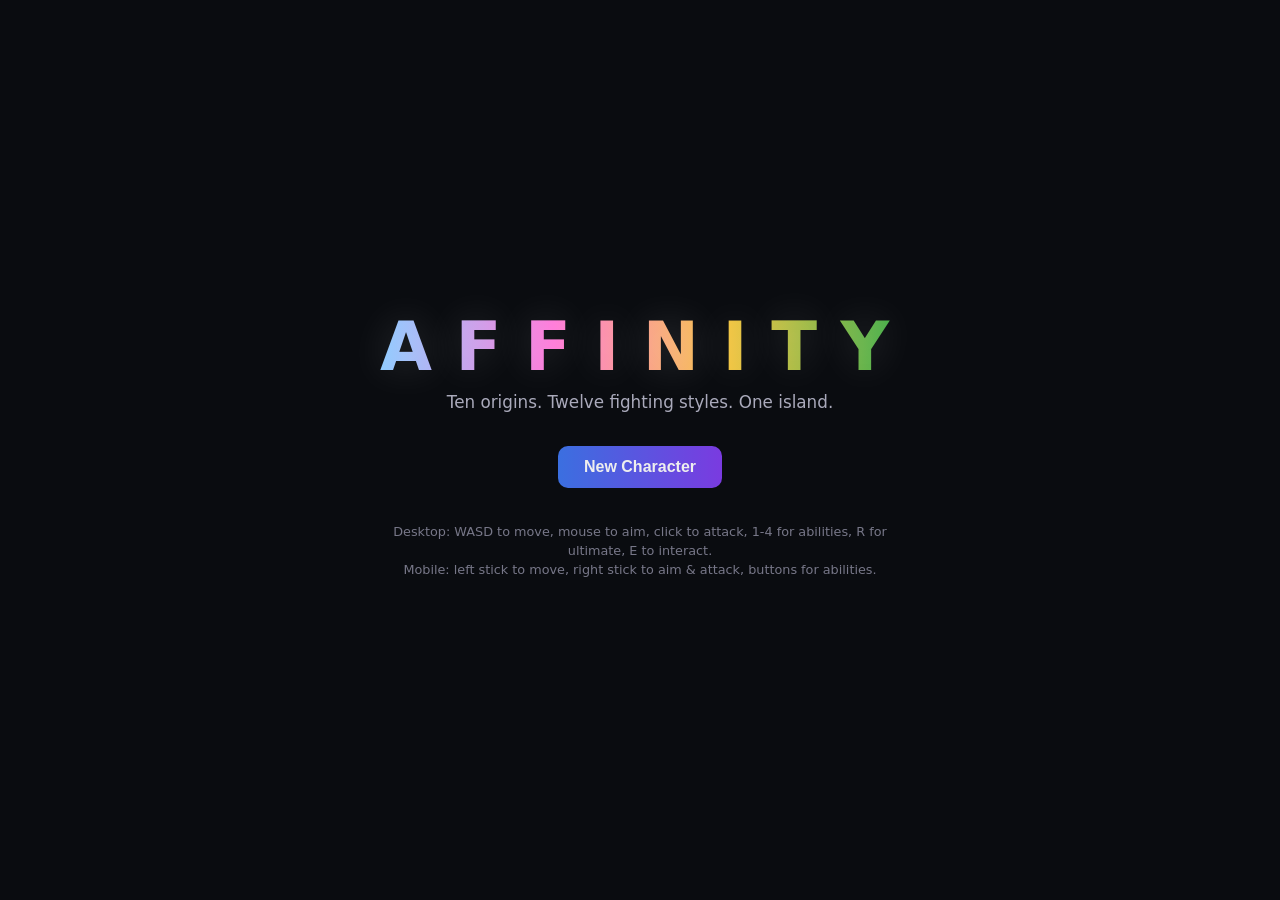
<file: affinity-game/index.html>
<!DOCTYPE html>
<html lang="en">
<head>
<meta charset="UTF-8">
<meta name="viewport" content="width=device-width, initial-scale=1, maximum-scale=1, user-scalable=no, viewport-fit=cover">
<title>Affinity</title>
<link rel="stylesheet" href="css/style.css">
</head>
<body>
<div id="app">
  <canvas id="game-canvas"></canvas>

  <!-- MAIN MENU -->
  <section id="screen-menu" class="screen solid active">
    <div class="menu-panel">
      <h1 class="game-title">AFFINITY</h1>
      <p class="game-subtitle">Ten origins. Twelve fighting styles. One island.</p>
      <button class="btn btn-primary" id="btn-new-game">New Character</button>
      <button class="btn" id="btn-continue" style="display:none;">Continue</button>
      <p class="menu-hint">Desktop: WASD to move, mouse to aim, click to attack, 1-4 for abilities, R for ultimate, E to interact.<br>Mobile: left stick to move, right stick to aim &amp; attack, buttons for abilities.</p>
    </div>
  </section>

  <!-- AFFINITY SELECT -->
  <section id="screen-affinity" class="screen solid">
    <div class="wizard-header">
      <h2>Choose Your Affinity</h2>
      <p class="wizard-sub">Your affinity is the origin of your power. It shapes your look, your passive trait, and the flavor of every ability you'll use.</p>
    </div>
    <div id="affinity-grid" class="card-grid"></div>
    <div class="wizard-footer">
      <div id="affinity-detail" class="detail-box">Select an affinity to see its trait.</div>
      <button class="btn btn-primary" id="btn-affinity-next" disabled>Next: Choose Teknik</button>
    </div>
  </section>

  <!-- TEKNIK SELECT -->
  <section id="screen-teknik" class="screen solid">
    <div class="wizard-header">
      <h2>Choose Your Teknik</h2>
      <p class="wizard-sub">Your teknik is how you fight — it sets your role, your base attack, and your four abilities plus ultimate.</p>
    </div>
    <div class="role-tabs" id="role-tabs"></div>
    <div id="teknik-grid" class="card-grid"></div>
    <div class="wizard-footer">
      <div id="teknik-detail" class="detail-box">Select a teknik to see its role.</div>
      <button class="btn" id="btn-teknik-back">Back</button>
      <button class="btn btn-primary" id="btn-teknik-next" disabled>Next: Review</button>
    </div>
  </section>

  <!-- SUMMARY -->
  <section id="screen-summary" class="screen solid">
    <div class="wizard-header"><h2>Your Character</h2></div>
    <div id="summary-content" class="summary-content"></div>
    <div class="wizard-footer">
      <input id="summary-name" class="name-input" maxlength="18" placeholder="Character name (optional)">
      <button class="btn" id="btn-summary-back">Back</button>
      <button class="btn btn-primary" id="btn-summary-confirm">Enter the Island</button>
    </div>
  </section>

  <!-- HUB -->
  <section id="screen-hub" class="screen">
    <div class="hub-topbar">
      <div id="hub-player-tag" class="hub-tag"></div>
      <button class="btn btn-small" id="btn-hub-menu">Menu</button>
    </div>
  </section>

  <!-- MODE/MAP SELECT MODAL (over hub) -->
  <section id="screen-modeselect" class="screen modal-screen">
    <div class="modal-panel">
      <h2 id="modeselect-title">Select Mode</h2>
      <p id="modeselect-desc" class="wizard-sub"></p>
      <h3>Choose a Map</h3>
      <div id="map-grid" class="card-grid"></div>
      <div class="wizard-footer">
        <button class="btn" id="btn-modeselect-cancel">Cancel</button>
        <button class="btn btn-primary" id="btn-modeselect-start" disabled>Start Match</button>
      </div>
    </div>
  </section>

  <!-- TOURNAMENT BRACKET -->
  <section id="screen-tournament" class="screen modal-screen">
    <div class="modal-panel wide">
      <h2>16-Team Tournament</h2>
      <div id="tournament-status" class="tournament-status"></div>
      <div id="tournament-current" class="tournament-current"></div>
      <div class="wizard-footer">
        <button class="btn" id="btn-tournament-leave">Leave Tournament</button>
        <button class="btn btn-primary" id="btn-tournament-play" disabled>Play Match</button>
      </div>
    </div>
  </section>

  <!-- MATCH HUD -->
  <section id="screen-match" class="screen">
    <div class="match-hud">
      <div class="hud-top">
        <div id="hud-timer" class="hud-timer">2:00</div>
        <div id="hud-topinfo" class="hud-topinfo"></div>
        <div id="hud-scores" class="hud-scores"></div>
      </div>
      <button id="btn-pause" class="btn-pause" title="Pause (Esc)">❚❚</button>
      <div id="hud-hint" class="hud-hint" hidden></div>
      <div id="hud-respawn" class="hud-respawn" hidden></div>
      <div id="hud-killfeed" class="hud-killfeed"></div>
      <div class="hud-bottom">
        <div class="hud-healthbar-wrap">
          <div class="hud-healthbar"><div id="hud-hp-fill" class="hud-hp-fill"></div><div id="hud-shield-fill" class="hud-shield-fill"></div></div>
          <div id="hud-hp-text" class="hud-hp-text"></div>
        </div>
        <div id="hud-abilities" class="hud-abilities"></div>
      </div>
    </div>
  </section>

  <!-- RESULTS -->
  <section id="screen-results" class="screen solid">
    <div class="menu-panel">
      <h1 id="results-title" class="game-title">VICTORY</h1>
      <p id="results-sub" class="game-subtitle"></p>
      <div id="results-standings" class="results-standings"></div>
      <button class="btn btn-primary" id="btn-results-continue">Continue</button>
    </div>
  </section>

  <!-- PAUSE MENU (overlays a live match without unloading it) -->
  <div id="pause-overlay" class="pause-overlay" hidden>
    <div class="pause-panel">
      <h2>Paused</h2>
      <p id="pause-info" class="pause-info"></p>
      <button class="btn btn-primary" id="btn-pause-resume">Resume</button>
      <button class="btn" id="btn-pause-restart">Restart Match</button>
      <button class="btn" id="btn-pause-leave">Leave Match</button>
      <button class="btn" id="btn-pause-menu">Main Menu</button>
    </div>
  </div>

  <div id="hud-mobile-root"></div>
</div>

<script src="js/data/affinities.js"></script>
<script src="js/data/tekniks.js"></script>
<script src="js/data/maps.js"></script>
<script src="js/character.js"></script>
<script src="js/input.js"></script>
<script src="js/game/entity.js"></script>
<script src="js/game/movement.js"></script>
<script src="js/game/combat.js"></script>
<script src="js/game/ai.js"></script>
<script src="js/game/modes.js"></script>
<script src="js/game/engine.js"></script>
<script src="js/game/hub.js"></script>
<script src="js/game/renderer.js"></script>
<script src="js/ui.js"></script>
<script src="js/main.js"></script>
</body>
</html>
</file>
<file: affinity-game/css/style.css>
* { box-sizing: border-box; }
html, body {
  margin: 0; padding: 0; width: 100%; height: 100%;
  background: #0a0c10; color: #eee;
  font-family: 'Segoe UI', system-ui, -apple-system, sans-serif;
  overflow: hidden; overscroll-behavior: none; touch-action: none;
  -webkit-user-select: none; user-select: none;
}
#app { position: relative; width: 100vw; height: 100vh; height: 100dvh; overflow: hidden; }

#game-canvas { position: absolute; inset: 0; width: 100%; height: 100%; z-index: 0; background: #000; display: none; }
#game-canvas.visible { display: block; }

.screen {
  position: absolute; inset: 0; display: none; z-index: 1;
  flex-direction: column; align-items: center; background: transparent;
}
.screen.active { display: flex; }
.screen.solid { background: #0a0c10; }
/* The hub and match screens are HUD layers over the canvas: they must not
   swallow clicks meant for the game. Their interactive bits opt back in. */
#screen-hub, #screen-match { pointer-events: none; }
#screen-hub button, #screen-match button, #screen-match .hud-abilities { pointer-events: auto; }

/* ---------- Menu / Results ---------- */
.menu-panel {
  margin: auto; text-align: center; padding: 20px; max-width: 560px;
}
.game-title {
  font-size: 4.2rem; letter-spacing: 0.35em; margin: 0 0 6px 0;
  background: linear-gradient(90deg,#8ecbff,#ff7ad9,#f4c542,#3fae4a);
  -webkit-background-clip: text; background-clip: text; color: transparent;
  text-shadow: 0 0 40px rgba(255,255,255,0.15);
}
.game-subtitle { color: #aab; margin: 0 0 28px 0; font-size: 1.05rem; }
.menu-hint { color: #778; font-size: 0.8rem; margin-top: 28px; line-height: 1.5; }

.btn {
  background: #1c212b; color: #eee; border: 1px solid #333c4a; border-radius: 10px;
  padding: 12px 26px; font-size: 1rem; margin: 6px; cursor: pointer;
  transition: all .15s ease; min-width: 140px;
}
.btn:hover:not(:disabled) { background: #262d3b; border-color: #4fd1ff; transform: translateY(-1px); }
.btn:disabled { opacity: 0.4; cursor: not-allowed; }
.btn-primary { background: linear-gradient(90deg,#3b6fe0,#7a3be0); border: none; font-weight: 600; }
.btn-primary:hover:not(:disabled) { filter: brightness(1.15); }
.btn-small { padding: 6px 14px; min-width: unset; font-size: 0.85rem; }

/* ---------- Wizard (affinity/teknik/summary) ---------- */
.wizard-header { text-align: center; margin: 18px 12px 6px; }
.wizard-header h2 { margin: 0 0 6px; font-size: 1.6rem; }
.wizard-sub { color: #99a; max-width: 700px; margin: 0 auto; font-size: 0.92rem; }
.card-grid {
  display: grid; grid-template-columns: repeat(auto-fill, minmax(150px, 1fr));
  gap: 12px; padding: 14px 20px; overflow-y: auto; flex: 1; width: 100%; max-width: 1100px; align-content: start;
}
.pick-card {
  border: 2px solid #2a2f3a; border-radius: 12px; padding: 14px 10px; text-align: center;
  cursor: pointer; background: #12161d; transition: all .12s ease;
}
.pick-card:hover { border-color: #667; transform: translateY(-2px); }
.pick-card.selected { border-color: var(--accent, #4fd1ff); box-shadow: 0 0 16px var(--accent, #4fd1ff); }
.pick-card .glyph { font-size: 2rem; display: block; margin-bottom: 6px; }
.pick-card .pname { font-weight: 600; }
.pick-card .prole { font-size: 0.75rem; color: #9aa; margin-top: 2px; }

.role-tabs { display: flex; gap: 8px; padding: 10px 20px 0; flex-wrap: wrap; justify-content: center; }
.role-tab {
  padding: 8px 16px; border-radius: 20px; border: 1px solid #333c4a; background: #12161d;
  cursor: pointer; font-size: 0.9rem;
}
.role-tab.active { background: #2a3550; border-color: #4fd1ff; }

.wizard-footer {
  display: flex; align-items: center; justify-content: center; gap: 10px; flex-wrap: wrap;
  padding: 10px 20px 18px; width: 100%; max-width: 1100px;
}
.detail-box { flex: 1; min-width: 220px; color: #bcd; font-size: 0.85rem; background: #12161d; border-radius: 8px; padding: 10px 14px; }
.name-input {
  background: #12161d; border: 1px solid #333c4a; color: #eee; border-radius: 8px; padding: 10px 12px; font-size: 1rem;
}

.summary-content { flex: 1; overflow-y: auto; width: 100%; max-width: 900px; padding: 10px 20px; }
.summary-header { display: flex; align-items: center; gap: 16px; margin-bottom: 14px; }
.summary-avatar {
  width: 72px; height: 72px; border-radius: 50%; display: flex; align-items: center; justify-content: center;
  font-size: 2rem; border: 3px solid #fff2;
}
.summary-stats { display: flex; gap: 18px; flex-wrap: wrap; margin: 10px 0 16px; font-size: 0.85rem; color: #bcd; }
.ability-list { display: grid; grid-template-columns: repeat(auto-fill, minmax(220px,1fr)); gap: 10px; }
.ability-card { background: #12161d; border: 1px solid #2a2f3a; border-radius: 10px; padding: 10px 12px; }
.ability-card.ult { border-color: #f4c542; background: #1d1a10; }
.ability-card .aname { font-weight: 600; font-size: 0.92rem; }
.ability-card .adesc { color: #9aa; font-size: 0.78rem; margin-top: 4px; }

/* ---------- Hub ---------- */
.hub-topbar {
  position: absolute; top: 10px; left: 10px; right: 10px; display: flex; justify-content: space-between; align-items: center;
  pointer-events: none;
}
.hub-topbar > * { pointer-events: auto; }
.hub-tag { background: #000a; padding: 8px 14px; border-radius: 8px; font-size: 0.9rem; }

/* ---------- Mode select / tournament modal ---------- */
.modal-screen { background: rgba(5,7,10,0.92); z-index: 20; }
.modal-panel { margin: auto; max-width: 900px; width: 92%; max-height: 88vh; display: flex; flex-direction: column; padding: 20px; }
.modal-panel.wide { max-width: 1000px; }
.modal-panel h2 { text-align: center; margin: 0 0 4px; }
.map-card-img { width: 100%; height: 70px; border-radius: 8px; margin-bottom: 6px; }

.tournament-status { text-align: center; font-weight: 600; color: #f4c542; min-height: 1.2em; }
.tournament-current { flex: 1; overflow-y: auto; padding: 10px 0; }
.bracket-round { margin-bottom: 10px; }
.bracket-round h4 { margin: 6px 0; color: #8ab; display: flex; gap: 10px; align-items: baseline; }
.round-skill {
  font-size: 0.72rem; font-weight: 500; color: #f4c542; text-transform: uppercase;
  letter-spacing: 0.06em;
}
.matchup { display: flex; justify-content: space-between; background: #12161d; border-radius: 8px; padding: 8px 12px; margin-bottom: 6px; font-size: 0.85rem; }
.matchup.player { border: 1px solid #4fd1ff; }
.matchup.done { opacity: 0.6; }

/* ---------- Match HUD ---------- */
.match-hud { position: absolute; inset: 0; pointer-events: none; }
.hud-top {
  position: absolute; top: 10px; left: 50%; transform: translateX(-50%);
  display: flex; flex-direction: column; align-items: center; gap: 6px; max-width: 96vw;
}
.hud-timer {
  background: #000c; padding: 4px 22px; border-radius: 10px;
  font-size: 1.9rem; font-weight: 700; line-height: 1.15;
  font-variant-numeric: tabular-nums; letter-spacing: 0.04em;
}
.hud-timer.urgent { color: #ff6b4f; animation: pulse-timer 1s ease-in-out infinite; }
@keyframes pulse-timer { 50% { opacity: 0.55; } }
@media (prefers-reduced-motion: reduce) { .hud-timer.urgent { animation: none; } }
.hud-topinfo {
  background: #000a; padding: 4px 14px; border-radius: 8px; font-size: 0.8rem;
  text-align: center; color: #aab;
}
.hud-scores { display: flex; gap: 6px; flex-wrap: wrap; justify-content: center; }
.score-chip {
  background: #000c; border-radius: 8px; padding: 4px 12px; font-size: 0.85rem;
  display: flex; gap: 8px; align-items: baseline; border-left: 3px solid var(--team, #888);
}
.score-chip.mine { background: #122a3ad9; font-weight: 700; }
.score-chip .sc { font-variant-numeric: tabular-nums; font-weight: 700; }
.btn-pause {
  position: absolute; top: 12px; left: 12px; pointer-events: auto;
  width: 44px; height: 44px; border-radius: 10px; font-size: 0.9rem; letter-spacing: 1px;
  background: #12161dcc; color: #eee; border: 1px solid #333c4a; cursor: pointer;
}
.btn-pause:hover { border-color: #4fd1ff; }
.pause-overlay {
  position: absolute; inset: 0; z-index: 30; display: flex;
  background: rgba(5,7,10,0.82); backdrop-filter: blur(2px);
}
.pause-overlay[hidden] { display: none; }
.pause-panel {
  margin: auto; text-align: center; padding: 28px 34px; background: #10141b;
  border: 1px solid #2a2f3a; border-radius: 16px; display: flex; flex-direction: column; min-width: 260px;
}
.pause-panel h2 { margin: 0 0 4px; letter-spacing: 0.12em; }
.pause-info { color: #9aa; font-size: 0.85rem; margin: 0 0 16px; }
.hud-hint {
  position: absolute; bottom: 150px; left: 50%; transform: translateX(-50%);
  background: #000000cc; color: #ffd24f; padding: 7px 16px; border-radius: 8px;
  font-size: 0.9rem; font-weight: 600;
}
.hud-hint[hidden] { display: none; }
.hud-respawn {
  position: absolute; top: 45%; left: 50%; transform: translate(-50%, -50%);
  background: #000000cc; padding: 18px 34px; border-radius: 14px; text-align: center;
  font-size: 1.4rem; font-weight: 700; border: 1px solid #333c4a;
}
.hud-respawn .rs-count { font-size: 3rem; color: #ff6b4f; font-variant-numeric: tabular-nums; }
.results-standings {
  margin: 0 auto 18px; max-width: 420px; display: flex; flex-direction: column; gap: 5px;
  text-align: left;
}
.results-row {
  display: flex; justify-content: space-between; gap: 14px; background: #12161d;
  border-radius: 8px; padding: 8px 14px; font-size: 0.9rem;
  border-left: 3px solid var(--team, #888);
}
.results-row.mine { background: #16283a; font-weight: 700; }
.results-row .rk { font-variant-numeric: tabular-nums; }
.hud-killfeed {
  position: absolute; top: 10px; right: 10px; display: flex; flex-direction: column; gap: 4px; align-items: flex-end;
  font-size: 0.78rem;
}
.hud-killfeed div { background: #000a; padding: 4px 10px; border-radius: 6px; }
.hud-bottom {
  position: absolute; bottom: 14px; left: 0; right: 0; display: flex; flex-direction: column; align-items: center; gap: 8px;
  pointer-events: auto;
}
.hud-healthbar-wrap { width: min(420px, 90vw); }
.hud-healthbar { position: relative; height: 18px; background: #1c212b; border-radius: 9px; overflow: hidden; border: 1px solid #333c4a; }
.hud-hp-fill { position: absolute; inset: 0; background: #4fd15a; width: 100%; transition: width .1s linear; }
.hud-shield-fill { position: absolute; top: -6px; left: 0; height: 4px; background: #6fc9ff; width: 0%; }
.hud-hp-text { text-align: center; font-size: 0.75rem; color: #bcd; margin-top: 2px; }
.hud-abilities { display: flex; gap: 8px; }
.hud-ab {
  width: 54px; height: 54px; border-radius: 12px; background: #12161dcc; border: 2px solid #333c4a;
  display: flex; align-items: center; justify-content: center; font-size: 0.75rem; position: relative; color: #eee;
  text-align: center;
}
.hud-ab.ult { border-color: #f4c542; }
.hud-ab .cd-overlay {
  position: absolute; inset: 0; background: rgba(0,0,0,0.72); border-radius: 10px;
  display: flex; align-items: center; justify-content: center; font-weight: 700; font-size: 0.95rem;
}

/* ---------- Mobile touch controls (rendered by input.js) ---------- */
#hud-mobile-root { position: absolute; inset: 0; pointer-events: none; z-index: 5; }
.mobile-buttons {
  position: absolute; bottom: 90px; right: 14px; display: none; gap: 10px; pointer-events: none;
  flex-wrap: wrap; width: 240px; justify-content: flex-end;
}
.ab-btn, .ult-btn, .interact-btn {
  pointer-events: auto; width: 50px; height: 50px; border-radius: 50%; border: 2px solid #556;
  background: #12161dcc; color: #fff; font-weight: 700; font-size: 0.9rem;
}
.ult-btn { border-color: #f4c542; background: #3a300ecc; }
.interact-btn { position: absolute; top: -120px; right: 90px; width: 60px; height: 60px; border-color: #4fd1ff; }

@media (pointer: coarse) {
  .mobile-buttons { display: flex; }
}

/* Small screens: shrink title & grids */
@media (max-width: 640px) {
  .game-title { font-size: 2.6rem; }
  .card-grid { grid-template-columns: repeat(auto-fill, minmax(120px, 1fr)); }
}
</file>
